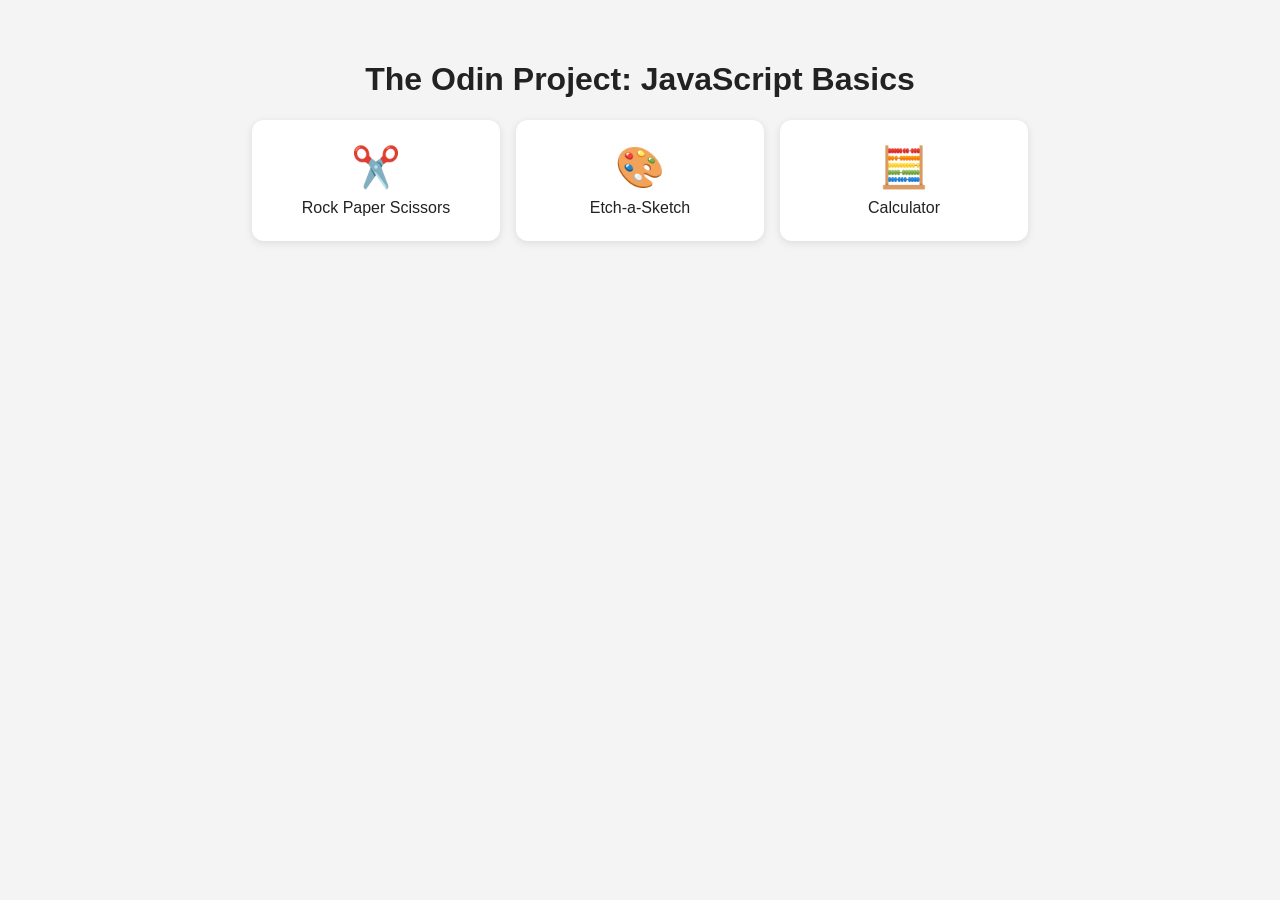
<file: index.html>
<!DOCTYPE html>
<html lang="en">
  <head>
    <meta charset="UTF-8" />
    <meta name="viewport" content="width=device-width, initial-scale=1.0" />
    <title>JavaScript Basics Projects</title>
    <style>
      body {
        margin: 0;
        padding: 40px 16px;
        font-family: Arial, Helvetica, sans-serif;
        background: #f4f4f4;
        color: #222;
        display: flex;
        flex-direction: column;
        align-items: center;
      }
      .projects {
        display: flex;
        flex-wrap: wrap;
        justify-content: center;
        gap: 16px;
      }
      a {
        width: 200px;
        padding: 24px;
        border-radius: 12px;
        background: #fff;
        color: inherit;
        text-decoration: none;
        text-align: center;
        box-shadow: 0 2px 8px rgba(0, 0, 0, 0.1);
      }
      a:hover {
        box-shadow: 0 4px 16px rgba(0, 0, 0, 0.2);
      }
      .icon {
        display: block;
        font-size: 2.5rem;
        margin-bottom: 8px;
      }
    </style>
  </head>
  <body>
    <h1>The Odin Project: JavaScript Basics</h1>
    <div class="projects">
      <a href="rock-paper-scissors/index.html"><span class="icon">✂️</span>Rock Paper Scissors</a>
      <a href="etch-a-sketch/index.html"><span class="icon">🎨</span>Etch-a-Sketch</a>
      <a href="calculator/index.html"><span class="icon">🧮</span>Calculator</a>
    </div>
  </body>
</html>
</file>
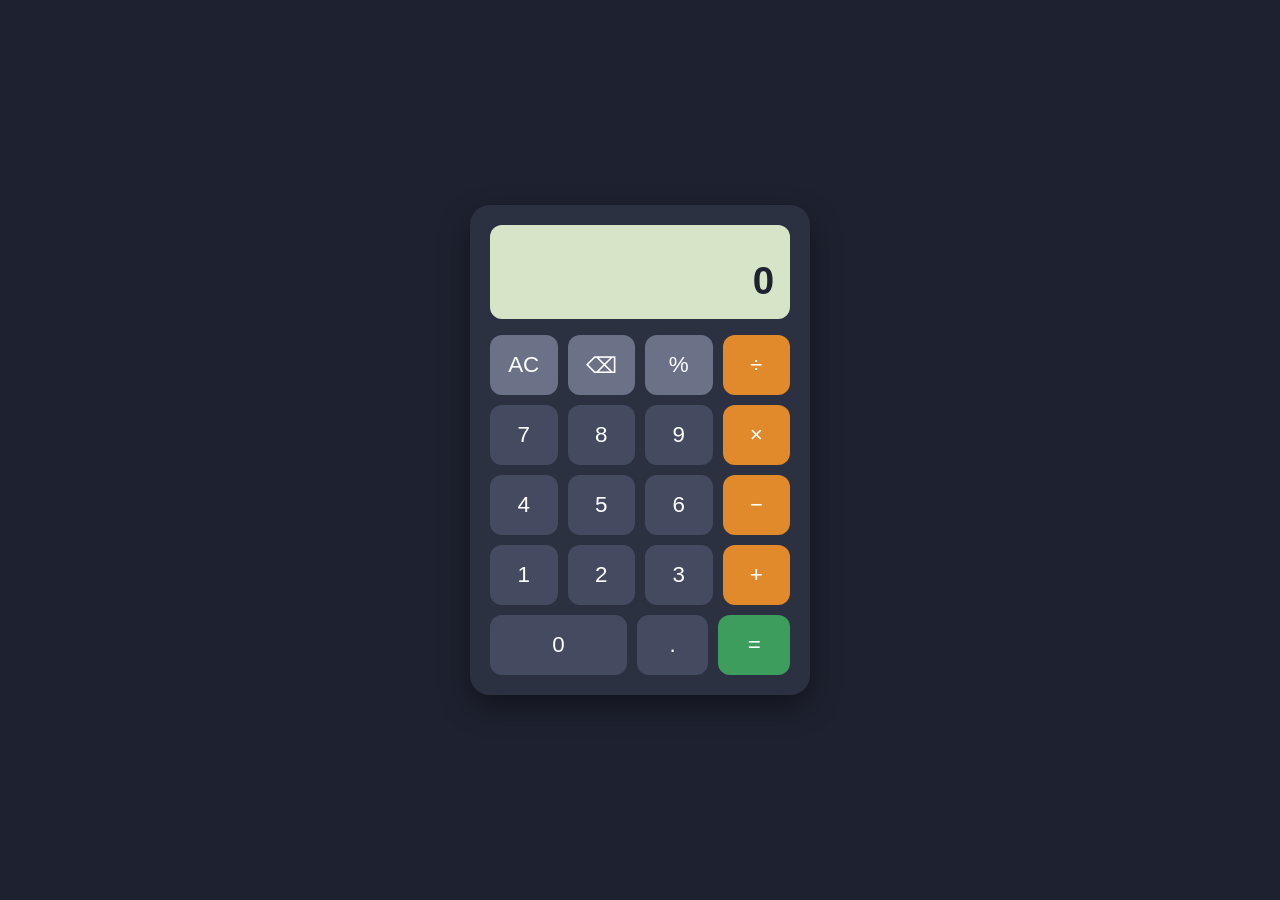
<file: calculator/index.html>
<!DOCTYPE html>
<html lang="en">
  <head>
    <meta charset="UTF-8" />
    <meta name="viewport" content="width=device-width, initial-scale=1.0" />
    <title>Calculator</title>
    <link rel="stylesheet" href="style.css" />
  </head>
  <body>
    <div class="calculator">
      <div class="display">
        <div id="history"></div>
        <div id="current">0</div>
      </div>

      <div class="buttons">
        <div class="row">
          <button class="btn util" data-action="clear">AC</button>
          <button class="btn util" data-action="backspace">⌫</button>
          <button class="btn util" data-action="percent">%</button>
          <button class="btn operator" data-operator="/">÷</button>
        </div>
        <div class="row">
          <button class="btn digit" data-digit="7">7</button>
          <button class="btn digit" data-digit="8">8</button>
          <button class="btn digit" data-digit="9">9</button>
          <button class="btn operator" data-operator="*">×</button>
        </div>
        <div class="row">
          <button class="btn digit" data-digit="4">4</button>
          <button class="btn digit" data-digit="5">5</button>
          <button class="btn digit" data-digit="6">6</button>
          <button class="btn operator" data-operator="-">−</button>
        </div>
        <div class="row">
          <button class="btn digit" data-digit="1">1</button>
          <button class="btn digit" data-digit="2">2</button>
          <button class="btn digit" data-digit="3">3</button>
          <button class="btn operator" data-operator="+">+</button>
        </div>
        <div class="row">
          <button class="btn digit wide" data-digit="0">0</button>
          <button class="btn digit" data-action="decimal" id="decimal-btn">.</button>
          <button class="btn equals" data-action="equals">=</button>
        </div>
      </div>
    </div>

    <script src="script.js"></script>
  </body>
</html>
</file>
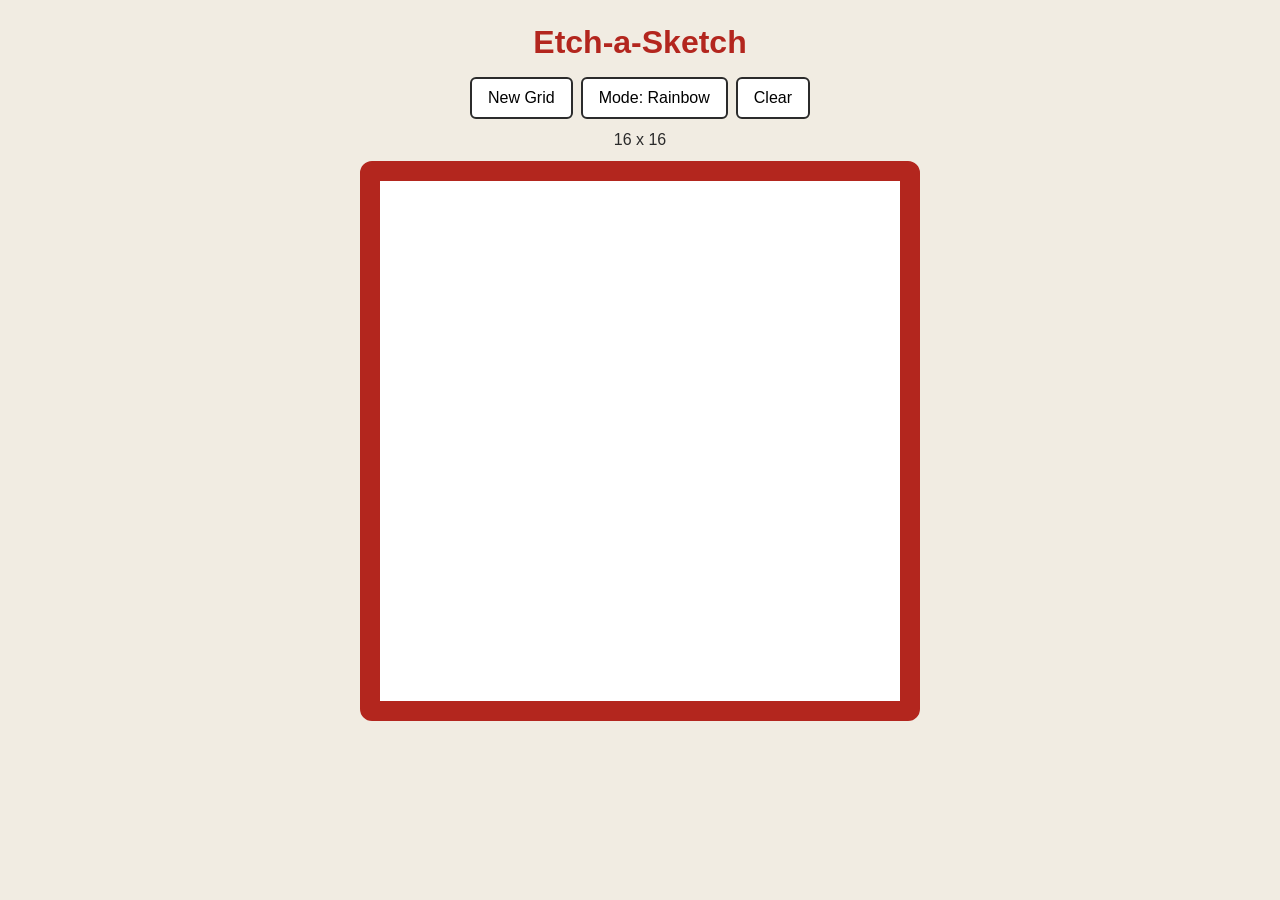
<file: etch-a-sketch/index.html>
<!DOCTYPE html>
<html lang="en">
  <head>
    <meta charset="UTF-8" />
    <meta name="viewport" content="width=device-width, initial-scale=1.0" />
    <title>Etch-a-Sketch</title>
    <link rel="stylesheet" href="style.css" />
  </head>
  <body>
    <h1>Etch-a-Sketch</h1>

    <div class="controls">
      <button id="resize-btn">New Grid</button>
      <button id="mode-btn">Mode: Rainbow</button>
      <button id="clear-btn">Clear</button>
    </div>

    <p id="grid-info">16 x 16</p>
    <div id="container"></div>

    <script src="script.js"></script>
  </body>
</html>
</file>
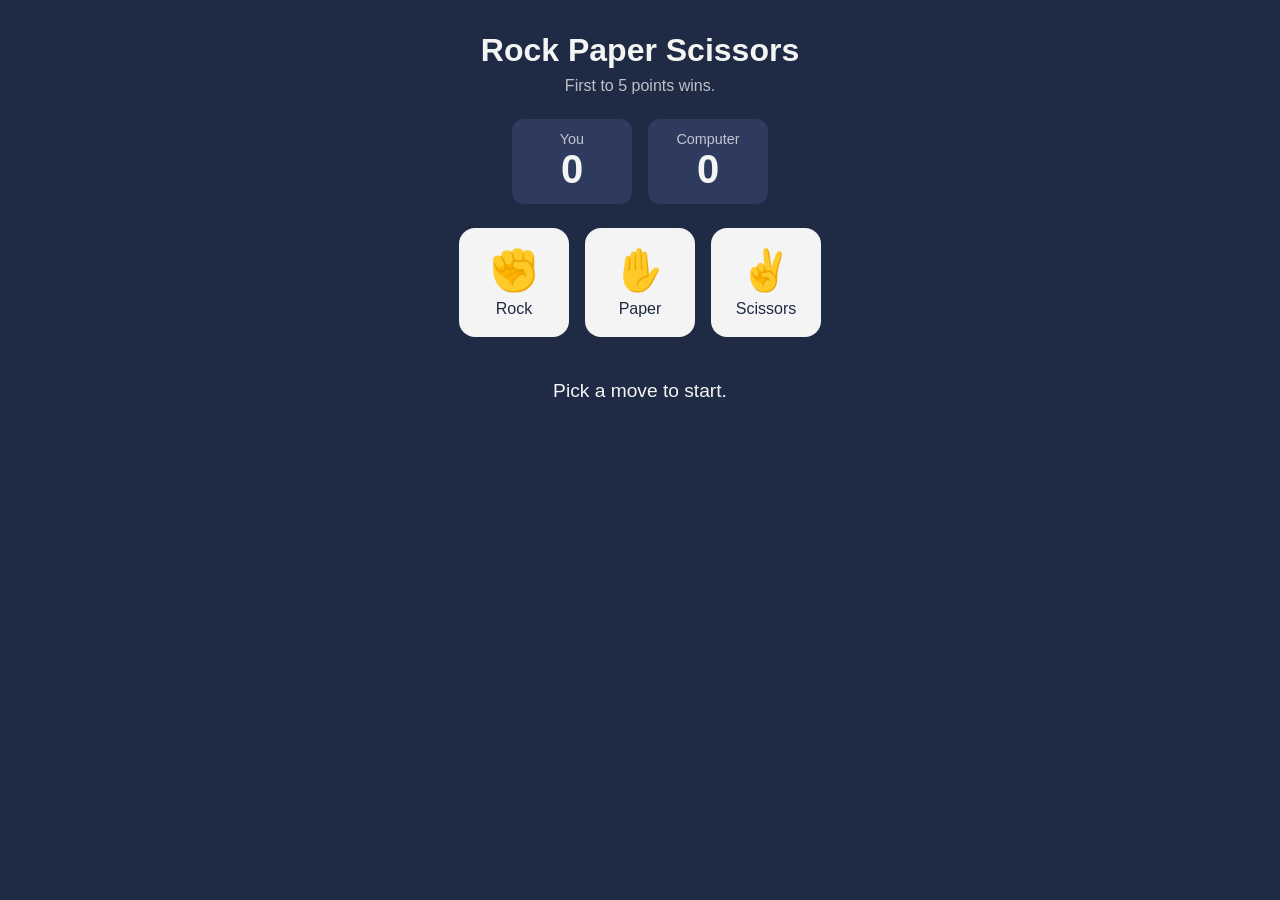
<file: rock-paper-scissors/index.html>
<!DOCTYPE html>
<html lang="en">
  <head>
    <meta charset="UTF-8" />
    <meta name="viewport" content="width=device-width, initial-scale=1.0" />
    <title>Rock Paper Scissors</title>
    <link rel="stylesheet" href="style.css" />
  </head>
  <body>
    <h1>Rock Paper Scissors</h1>
    <p class="subtitle">First to 5 points wins.</p>

    <div class="scoreboard">
      <div class="score">
        <span class="label">You</span>
        <span id="human-score">0</span>
      </div>
      <div class="score">
        <span class="label">Computer</span>
        <span id="computer-score">0</span>
      </div>
    </div>

    <div class="choices">
      <button class="choice" data-choice="rock">✊<span>Rock</span></button>
      <button class="choice" data-choice="paper">✋<span>Paper</span></button>
      <button class="choice" data-choice="scissors">✌️<span>Scissors</span></button>
    </div>

    <div id="results">
      <p id="round-result">Pick a move to start.</p>
      <p id="final-result"></p>
    </div>

    <button id="reset-btn" hidden>Play Again</button>

    <script src="script.js"></script>
  </body>
</html>
</file>
<file: calculator/style.css>
* {
  box-sizing: border-box;
}

body {
  margin: 0;
  min-height: 100vh;
  padding: 16px;
  display: flex;
  justify-content: center;
  align-items: center;
  font-family: Arial, Helvetica, sans-serif;
  background: #1e2230;
}

.calculator {
  width: min(340px, 100%);
  padding: 20px;
  border-radius: 20px;
  background: #2c3142;
  box-shadow: 0 12px 30px rgba(0, 0, 0, 0.4);
}

.display {
  margin-bottom: 16px;
  padding: 16px;
  border-radius: 12px;
  background: #d6e4c8;
  color: #1e2230;
  text-align: right;
  overflow: hidden;
}

#history {
  min-height: 1.2em;
  font-size: 0.95rem;
  opacity: 0.7;
}

#current {
  font-size: 2.4rem;
  font-weight: bold;
  white-space: nowrap;
  overflow: hidden;
  text-overflow: ellipsis;
}

/* Rows of buttons laid out with flexbox. */
.buttons {
  display: flex;
  flex-direction: column;
  gap: 10px;
}

.row {
  display: flex;
  gap: 10px;
}

.btn {
  flex: 1;
  height: 60px;
  border: none;
  border-radius: 12px;
  font-size: 1.4rem;
  color: #fff;
  background: #444b60;
  cursor: pointer;
}

.btn:hover {
  filter: brightness(1.2);
}

.btn:active {
  transform: scale(0.96);
}

.btn:disabled {
  opacity: 0.4;
  cursor: not-allowed;
}

.btn.wide {
  flex: 2.1;
}

.btn.util {
  background: #6b7288;
}

.btn.operator {
  background: #e08a2c;
}

.btn.operator.active {
  background: #fff;
  color: #e08a2c;
}

.btn.equals {
  background: #3c9d5d;
}
</file>
<file: etch-a-sketch/style.css>
* {
  box-sizing: border-box;
}

body {
  margin: 0;
  padding: 24px 16px;
  font-family: Arial, Helvetica, sans-serif;
  background: #f1ece2;
  color: #2b2b2b;
  display: flex;
  flex-direction: column;
  align-items: center;
}

h1 {
  margin: 0 0 16px;
  color: #b3261e;
}

.controls {
  display: flex;
  flex-wrap: wrap;
  justify-content: center;
  gap: 8px;
}

button {
  padding: 10px 16px;
  font-size: 1rem;
  border: 2px solid #2b2b2b;
  border-radius: 6px;
  background: #fff;
  cursor: pointer;
}

button:hover {
  background: #2b2b2b;
  color: #fff;
}

#grid-info {
  margin: 12px 0;
}

/* Red toy frame; the squares wrap inside it to form the grid. */
#container {
  width: min(560px, 100%);
  aspect-ratio: 1 / 1;
  display: flex;
  flex-wrap: wrap;
  background: #fff;
  border: 20px solid #b3261e;
  border-radius: 12px;
}

.square {
  background: #fff;
}
</file>
<file: rock-paper-scissors/style.css>
* {
  box-sizing: border-box;
}

body {
  margin: 0;
  padding: 32px 16px;
  font-family: Arial, Helvetica, sans-serif;
  background: #1f2a44;
  color: #f4f4f4;
  display: flex;
  flex-direction: column;
  align-items: center;
  text-align: center;
}

h1 {
  margin: 0;
}

.subtitle {
  margin: 8px 0 24px;
  opacity: 0.75;
}

.scoreboard {
  display: flex;
  gap: 16px;
  margin-bottom: 24px;
}

.score {
  display: flex;
  flex-direction: column;
  min-width: 120px;
  padding: 12px 20px;
  border-radius: 12px;
  background: #2e3b5e;
}

.score .label {
  font-size: 0.9rem;
  opacity: 0.75;
}

.score span:last-child {
  font-size: 2.5rem;
  font-weight: bold;
}

.choices {
  display: flex;
  flex-wrap: wrap;
  justify-content: center;
  gap: 16px;
}

.choice {
  display: flex;
  flex-direction: column;
  align-items: center;
  gap: 6px;
  width: 110px;
  padding: 16px 0;
  font-size: 2.5rem;
  border: 3px solid transparent;
  border-radius: 16px;
  background: #f4f4f4;
  cursor: pointer;
  transition: transform 0.1s;
}

.choice span {
  font-size: 1rem;
  color: #1f2a44;
}

.choice:hover:not(:disabled) {
  transform: translateY(-4px);
  border-color: #f5b83d;
}

.choice:disabled {
  opacity: 0.5;
  cursor: not-allowed;
}

#results {
  min-height: 80px;
  margin-top: 24px;
}

#round-result {
  font-size: 1.2rem;
}

#final-result {
  font-size: 1.6rem;
  font-weight: bold;
  color: #f5b83d;
}

#reset-btn {
  padding: 12px 24px;
  font-size: 1rem;
  border: none;
  border-radius: 8px;
  background: #f5b83d;
  color: #1f2a44;
  cursor: pointer;
}
</file>
